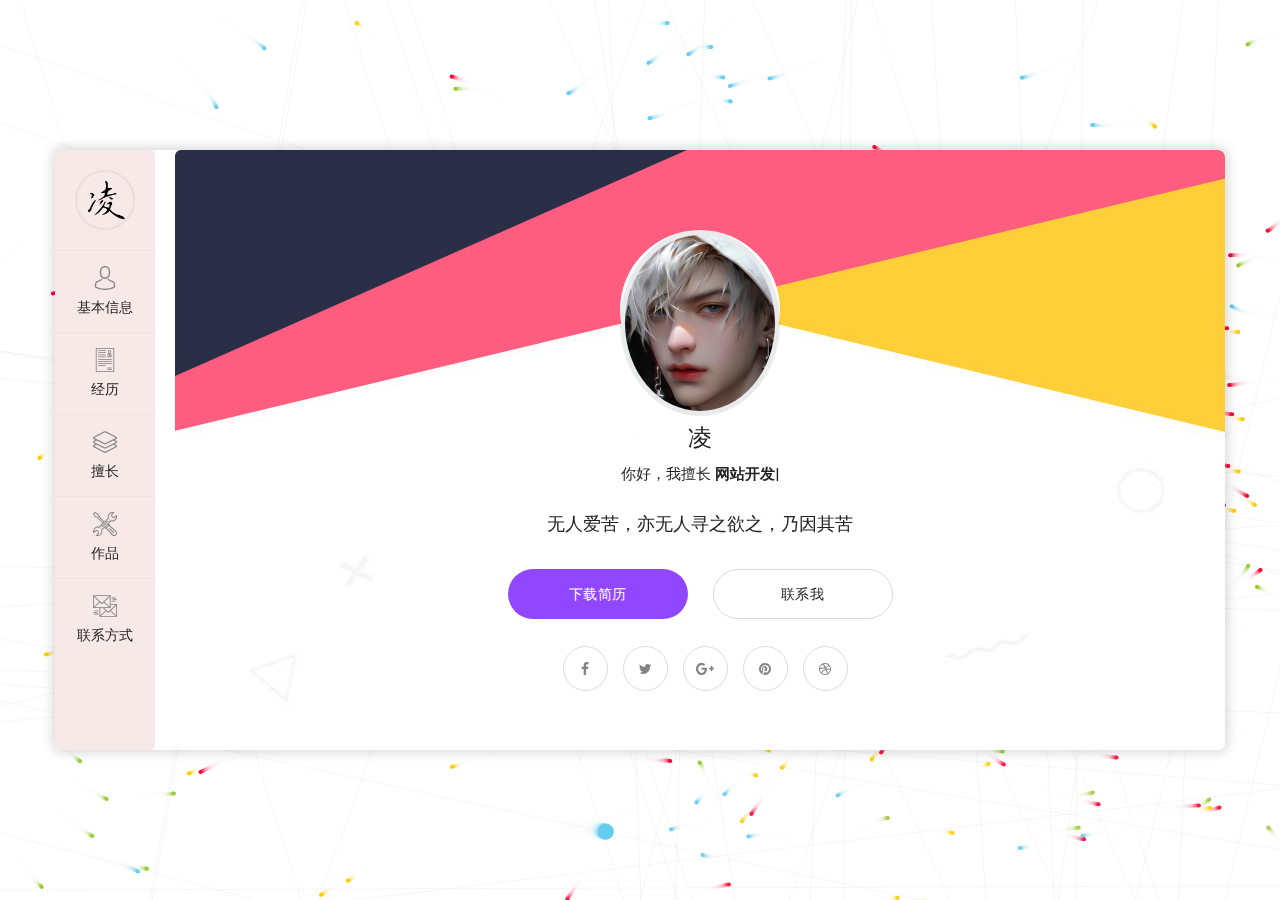
<file: index.html>
﻿<!DOCTYPE html>
<html lang="en">
<head>
<meta charset="utf-8">
<title>Juice Ling</title>
<!-- Stylesheets -->
<link href="css/bootstrap.css" rel="stylesheet">
<link href="css/style.css" rel="stylesheet">
<link href="css/responsive.css" rel="stylesheet">

<!--Favicon-->
<link rel="shortcut icon" href="images/icon.png" type="image/x-icon">
<link rel="icon" href="images/icon.png" type="image/x-icon">
<!-- Responsive -->
<meta http-equiv="X-UA-Compatible" content="IE=edge">
<meta name="viewport" content="width=device-width, initial-scale=1.0, maximum-scale=1.0, user-scalable=0">
<!--[if lt IE 9]><script src="js/html5shiv.js"></script><![endif]-->
<!--[if lt IE 9]><script src="js/respond.js"></script><![endif]-->
</head>

<body>

<div class="page-wrapper default-version">
 	
    <!-- Preloader -->
    <div class="preloader"></div>

    <div class="page-background">
        <div class="image-1"><img src="images/icons/shape/icon-1.png" alt=""></div>
        <div class="image-7"><img src="images/icons/shape/icon-7.png" alt=""></div>
        <canvas id="canvas"></canvas>
    </div>
    
    <!-- Mobile menu -->
    <div class="mobile-menu">
        <div class="container">
            <!--Nav Outer-->
            <div class="nav-outer clearfix">
                <div class="logo"><a href="index.html"><img src="images/logo.png" alt=""></a></div>
                <!-- Main Menu -->
                <nav class="main-menu">
                    <div class="navbar-header">
                        <!-- Toggle Button -->      
                        <button type="button" class="navbar-toggle" data-toggle="collapse" data-target=".navbar-collapse">
                            <span class="icon-bar"></span>
                            <span class="icon-bar"></span>
                            <span class="icon-bar"></span>
                        </button>
                    </div>
                    
                    <div class="navbar-collapse collapse scroll-nav clearfix">
                        <ul class="navigation clearfix">
                            
                            <li class="current"><a href="#home">Home</a></li>
                            <li><a href="#about">基本信息</a></li>
                            <li><a href="#resume">经历</a></li>
                            <li><a href="#services">擅长</a></li>
                            <li><a href="#work">作品</a></li>
                            <!-- <li><a href="#blog">博客</a></li> -->
                            <li><a href="#contact">联系方式</a></li>

                         </ul>
                    </div>
                </nav>
                <!-- Main Menu End-->                        
            </div>
            <!--Nav Outer End-->            
        </div>
    </div>
 	
    <div class="card-outer">
        <div class="scroll-box">
            <div class="container" data-animation-in="fadeInLeft" data-animation-out="fadeOutLeft">
                <div class="card-wrapper">
                    <div class="author-info" style="background-image:url(images/background/3.jpg)">
                        <div class="image"><img src="images/resource/user.png" alt=""></div>
                        <div class="author">
                            <h3>凌</h3>
                            <div class="designation">
                                你好，我擅长
                                <div class="typing-title">
                                    <p> <strong>网站开发</strong></p>
                                    <p> <strong>网页设计</strong></p>
                                    <p> <strong>图片处理</strong></p>
                                </div>
                                <span class="typed-title"></span>
                            </div>
                        </div>
                        <div class="link-btn">
                            <a href="jianglingzi.pdf" class="theme-btn btn-style-one">下载简历</a>
                        </div>
                        <ul class="social-icon-two">
                            <li><a href="#"><span class="fa fa-facebook"></span></a></li>
                            <li><a href="#"><span class="fa fa-twitter"></span></a></li>
                            <li><a href="#"><span class="fa fa-google-plus"></span></a></li>
                            <li><a href="#"><span class="fa fa-pinterest"></span></a></li>
                        </ul>
                    </div>
                    <div class="card-inner-box">
                        <header class="header wow fadeInLeft" data-wow-duration="1.5s">
                            <ul class="main-menu">
                                <li class="active home"><a class="logo" href="#home"><img src="images/logo.png" alt=""></a></li>
                                <li><a href="#about"><i class="flaticon-social"></i>基本信息</a></li>
                                <li><a href="#resume"><i class="flaticon-curriculum"></i>经历</a></li>
                                <li><a href="#services"><i class="flaticon-layers-1"></i>擅长</a></li>
                                <li><a href="#work"><i class="flaticon-tools"></i>作品</a></li>
                                <!-- <li><a href="#blog"><i class="flaticon-blog"></i>博客</a></li> -->
                                <li><a href="#contact"><i class="flaticon-send-mail"></i>联系方式</a></li>
                            </ul>
                        </header>

                        <!-- card item -->
                        <div class="card-home card-item active" id="home" style="background-image:url(images/background/1.jpg)">

                            <div class="card-inner wow fadeInUp" data-wow-duration="2s">
                                <div class="image"><img src="images/resource/user.png" alt=""></div>
                                <div class="author">
                                    <h3>凌</h3>
                                    <div class="designation">
                                        你好，我擅长
                                        <div class="typing-title">
                                            <p> <strong>网站开发</strong></p>
                                            <p> <strong>网页设计</strong></p>
                                            <p> <strong>图片处理</strong></p>
                                        </div>
                                        <span class="typed-title"></span>
                                    </div>
                                </div>
                                <div class="text">无人爱苦，亦无人寻之欲之，乃因其苦</div>
                                <div class="link-btn">
                                    <a href="jianglingzi.pdf" class="theme-btn btn-style-one">下载简历</a>
                                    <a href="#" class="theme-btn btn-style-two">联系我</a>
                                </div>
                                <ul class="social-icon-two">
                                    <li><a href="#"><span class="fa fa-facebook"></span></a></li>
                                    <li><a href="#"><span class="fa fa-twitter"></span></a></li>
                                    <li><a href="#"><span class="fa fa-google-plus"></span></a></li>
                                    <li><a href="#"><span class="fa fa-pinterest"></span></a></li>
                                    <li><a href="#"><span class="fa fa-dribbble"></span></a></li>
                                </ul>
                            </div>
                            
                        </div>
                        <!-- end item -->

                        <!-- card item -->
                        <div class="card-about card-item" id="about" style="background-image:url(images/background/2.jpg)">
                            <div class="card-inner">
                                <h4 class="title">关于我</h4>
                                <div class="text">这是精英主义者会随之而来的痛苦，但此时他们恰好带着巨大的痛苦去工作。</div>
                                <div class="info-list">
                                    <div class="row">
                                        <div class="col-md-6">
                                            <ul class="list-style-one">
                                                <li><strong>姓名:</strong>  Juice Ling</li>
                                                <li><strong>电话:</strong>  12345678910</li>
                                                <li><strong>地址:</strong>  中国</li>
                                            </ul>
                                        </div>
                                        <div class="col-md-6">
                                            <ul class="list-style-one">
                                                <li><strong>邮箱:</strong>  laity251521@gmail.com</li>
                                                <li><strong>联系时间:</strong>  全天</li>
                                            </ul>
                                        </div>
                                    </div>
                                </div>                                    
                                <h4 class="title">技能</h4>
                                <div class="row">
                                    <!-- About Block -->
                                    <div class="skill-block col-md-3 col-sm-4 col-xs-6">
                                        <div class="inner-box">
                                            <div class="graph-outer">
                                                <input type="text" class="dial" data-fgColor="#9147ff" data-bgColor="#f5f5f5" data-width="90" data-height="90" data-linecap="normal"  value="50">
                                                <div class="inner-text count-box"><span class="count-text" data-stop="50" data-speed="2000"></span>%</div>
                                            </div>
                                            <h3>设计</h3>
                                        </div>
                                    </div>

                                    <!-- About Block -->
                                    <div class="skill-block col-md-3 col-sm-4 col-xs-6">
                                        <div class="inner-box">
                                            <div class="graph-outer">
                                                <input type="text" class="dial" data-fgColor="#ff5e7e" data-bgColor="#f5f5f5" data-width="90" data-height="90" data-linecap="normal"  value="65">
                                                <div class="inner-text count-box"><span class="count-text" data-stop="65" data-speed="2000"></span>%</div>
                                            </div>
                                            <h3>HTML</h3>
                                        </div>
                                    </div>

                                    <!-- About Block -->
                                    <div class="skill-block col-md-3 col-sm-4 col-xs-6">
                                        <div class="inner-box">
                                            <div class="graph-outer">
                                                <input type="text" class="dial" data-fgColor="#ffc713" data-bgColor="#f5f5f5" data-width="90" data-height="90" data-linecap="normal"  value="60">
                                                <div class="inner-text count-box"><span class="count-text" data-stop="60" data-speed="2000"></span>%</div>
                                            </div>
                                            <h3>JAVA </h3>
                                        </div>
                                    </div>

                                    <!-- About Block -->
                                    <div class="skill-block col-md-3 col-sm-4 col-xs-6">
                                        <div class="inner-box">
                                            <div class="graph-outer">
                                                <input type="text" class="dial" data-fgColor="#51dbc3" data-bgColor="#f5f5f5" data-width="90" data-height="90" data-linecap="normal"  value="60">
                                                <div class="inner-text count-box"><span class="count-text" data-stop="60" data-speed="2000"></span>%</div>
                                            </div>
                                            <h3>PYTHON </h3>
                                        </div>
                                    </div>
                                </div>
                                        
                            </div>
                        </div>
                        <!-- end item -->

                        <!-- card item -->
                        <div class="card-resume card-item" id="resume" style="background-image:url(images/background/2.jpg)">
                            <div class="card-inner">
                                <h4 class="title">简介</h4>
                                <div class="row clearfix">
                                    <!--Column-->
                                    <div class="timeline-column col-md-6 col-sm-12 col-xs-12">
                                        <div class="inner">
                                            <div class="col-header"><div class="icon-box"><div class="icon-inner"><div class="icon"><span class="flaticon-book"></span></div></div></div> <h2>学习经历</h2></h2></div>
                                            
                                            <!--Timeline Block-->
                                            <div class="timeline-block">
                                                <div class="inner-box">
                                                    <h4>Web Design</h4>
                                                    <div class="date"><span>2021-2024</span> / 广东工程职业技术学院</div>
                                                    <div class="text">Exceptur sint occaecat cupidatat non proident sunt culpa. </div>
                                                </div>
                                            </div>

                                            <!--Timeline Block-->
                                            <div class="timeline-block">
                                                <div class="inner-box">
                                                    <h4>Web Development</h4>
                                                    <div class="date"><span>1998-2000</span> / University of stuties</div>
                                                    <div class="text">Exceptur sint occaecat cupidatat non proident sunt culpa. </div>
                                                </div>
                                            </div>

                                            <!--Timeline Block-->
                                            <div class="timeline-block">
                                                <div class="inner-box">
                                                    <h4>Specialization Course</h4>
                                                    <div class="date"><span>1998-2000</span> / University of stuties</div>
                                                    <div class="text">Exceptur sint occaecat cupidatat non proident sunt culpa. </div>
                                                </div>
                                            </div>
                                            
                                        </div>
                                    </div>
                                    
                                    <!--Column-->
                                    <div class="timeline-column col-md-6 col-sm-12 col-xs-12">
                                        <div class="inner">
                                            <div class="col-header"><div class="icon-box"><div class="icon-inner"><div class="icon"><span class="flaticon-case"></span></div></div></div> <h2>工作经验</h2></div>
                                            
                                            <!--Timeline Block-->
                                            <div class="timeline-block">
                                                <div class="inner-box">
                                                    <h4>Lead UI/UX Designer</h4>
                                                    <div class="date"><span>2015-Present</span>  / Google inc.</div>
                                                    <div class="text">Exceptur sint occaecat cupidatat non proident sunt culpa. </div>
                                                </div>
                                            </div>

                                            <div class="timeline-block">
                                                <div class="inner-box">
                                                    <h4>Senior UI/UX Designer</h4>
                                                    <div class="date"><span>2012-2014 </span> / Facebook inc.</div>
                                                    <div class="text">Exceptur sint occaecat cupidatat non proident sunt culpa. </div>
                                                </div>
                                            </div>

                                            <div class="timeline-block">
                                                <div class="inner-box">
                                                    <h4>Junior UI/UX Designer</h4>
                                                    <div class="date"><span>2006-2011 </span>  / airbnb inc.</div>
                                                    <div class="text">Exceptur sint occaecat cupidatat non proident sunt culpa. </div>
                                                </div>
                                            </div>

                                        </div>
                                    </div>
                                    
                                </div>
                            </div>
                        </div>
                        <!-- end item -->
                        <!-- card item -->
                        <div class="card-services card-item" id="services" style="background-image:url(images/background/2.jpg)">
                            <div class="card-inner">
                                <h4 class="title">技能</h4>
                                <div class="row">
                                    <div class="services-block col-md-6">
                                        <div class="inner-box">
                                            <div class="icon-box"><span class="icon flaticon-pen-tool"></span></div>
                                            <h4>JAVA开发</h4>
                                            <!-- <div class="text">Lorem ipsum dolor amet constur adipisicing elit </div> -->
                                        </div> 
                                    </div>
                                    <div class="services-block col-md-6">
                                        <div class="inner-box">
                                            <div class="icon-box"><span class="icon flaticon-folder"></span></div>
                                            <h4>Web开发</h4>
                                            <!-- <div class="text">Lorem ipsum dolor amet constur adipisicing elit </div> -->
                                        </div> 
                                    </div>
                                    <div class="services-block col-md-6">
                                        <div class="inner-box">
                                            <div class="icon-box"><span class="icon flaticon-computer"></span></div>
                                            <h4>Branding</h4>
                                            <!-- <div class="text">Lorem ipsum dolor amet constur adipisicing elit </div> -->
                                        </div> 
                                    </div>
                                    <!-- <div class="services-block col-md-6">
                                        <div class="inner-box">
                                            <div class="icon-box"><span class="icon flaticon-layers-1"></span></div>
                                            <h4><a href="blog-single.html">Logo Design</a></h4>
                                            <div class="text">Lorem ipsum dolor amet constur adipisicing elit </div>
                                        </div> 
                                    </div> -->
                                    <!-- <div class="services-block col-md-6">
                                        <div class="inner-box">
                                            <div class="icon-box"><span class="icon flaticon-web-design"></span></div>
                                            <h4><a href="blog-single.html">Apps Design</a></h4>
                                            <div class="text">Lorem ipsum dolor amet constur adipisicing elit </div>
                                        </div> 
                                    </div> -->
                                    <div class="services-block col-md-6">
                                        <div class="inner-box">
                                            <div class="icon-box"><span class="icon flaticon-photo-camera"></span></div>
                                            <h4>Photography</h4>
                                            <!-- <div class="text">Lorem ipsum dolor amet constur adipisicing elit </div> -->
                                        </div> 
                                    </div>
                                </div>
                            </div>
                        </div>
                        <!-- end item -->
                        <!-- card item -->
                        <div class="card-projects card-item" id="work" style="background-image:url(images/background/2.jpg)">
                            <div class="card-inner">
                                <h4 class="title">作品</h4>
                                <div class="row">
                                    <div class="projects-block col-md-6">
                                        <div class="inner-box">
                                            <figure class="image">
                                                <img src="images/gallery/1.jpg" alt="image">
                                                <div class="overlay">
                                                    <a class="lightbox-image option-btn" title="Image Caption Here" data-fancybox-group="example-gallery" href="images/gallery/1.jpg">
                                                        <i class="fa fa-search"></i>
                                                    </a>                                
                                                </div>
                                            </figure>
                                            <div class="caption-title">
                                                <h3>作品名称</h3>
                                                <!-- <span>Branding, Print</span> -->
                                            </div>
                                        </div>
                                    </div>
                                    <div class="projects-block col-md-6">
                                        <div class="inner-box">
                                            <figure class="image">
                                                <img src="images/gallery/2.jpg" alt="image">
                                                <div class="overlay">
                                                    <a class="lightbox-image option-btn" title="Image Caption Here" data-fancybox-group="example-gallery" href="images/gallery/2.jpg">
                                                        <i class="fa fa-search"></i>
                                                    </a>                                
                                                </div>
                                            </figure>
                                            <div class="caption-title">
                                                <h3>作品名称</h3>
                                                <!-- <span>Branding, Print</span> -->
                                            </div>
                                        </div>
                                    </div>
                                    <div class="projects-block col-md-6">
                                        <div class="inner-box">
                                            <figure class="image">
                                                <img src="images/gallery/3.jpg" alt="image">
                                                <div class="overlay">
                                                    <a class="lightbox-image option-btn" title="Image Caption Here" data-fancybox-group="example-gallery" href="images/gallery/3.jpg">
                                                        <i class="fa fa-search"></i>
                                                    </a>                                
                                                </div>
                                            </figure>
                                            <div class="caption-title">
                                                <h3>作品名称</h3>
                                                <!-- <span>Branding, Print</span> -->
                                            </div>
                                        </div>
                                    </div>
                                    <div class="projects-block col-md-6">
                                        <div class="inner-box">
                                            <figure class="image">
                                                <img src="images/gallery/4.jpg" alt="image">
                                                <div class="overlay">
                                                    <a class="lightbox-image option-btn" title="Image Caption Here" data-fancybox-group="example-gallery" href="images/gallery/4.jpg">
                                                        <i class="fa fa-search"></i>
                                                    </a>                                
                                                </div>
                                            </figure>
                                            <div class="caption-title">
                                                <h3>作品名称</h3>
                                                <!-- <span>Branding, Print</span> -->
                                            </div>
                                        </div>
                                    </div>
                                    <div class="projects-block col-sm-6">
                                        <div class="inner-box">
                                            <figure class="image">
                                                <img src="images/gallery/5.jpg" alt="image">
                                                <div class="overlay">
                                                    <a class="lightbox-image option-btn" title="Image Caption Here" data-fancybox-group="example-gallery" href="images/gallery/5.jpg">
                                                        <i class="fa fa-search"></i>
                                                    </a>                                
                                                </div>
                                            </figure>
                                            <div class="caption-title">
                                                <h3>作品名称</h3>
                                                <!-- <span>Branding, Print</span> -->
                                            </div>
                                        </div>
                                    </div>
                                    <div class="projects-block col-sm-6">
                                        <div class="inner-box">
                                            <figure class="image">
                                                <img src="images/gallery/6.jpg" alt="image">
                                                <div class="overlay">
                                                    <a class="lightbox-image option-btn" title="Image Caption Here" data-fancybox-group="example-gallery" href="images/gallery/6.jpg">
                                                        <i class="fa fa-search"></i>
                                                    </a>                                
                                                </div>
                                            </figure>
                                            <div class="caption-title">
                                                <h3>作品名称</h3>
                                                <!-- <span>Branding, Print</span> -->
                                            </div>
                                        </div>
                                    </div>
                                </div>
                            </div>
                        </div>
                        <!-- end item -->
                        <!-- card item -->
                        <!-- <div class="card-blog card-item" id="blog" style="background-image:url(images/background/2.jpg)">
                            <div class="card-inner">
                                <h4 class="title">Blog</h4>
                                <div class="news-block">
                                    <div class="inner-box">
                                        <div class="image">
                                            <img src="images/resource/blog-1.jpg" alt="">
                                            <div class="overlay">
                                                <a class="link-btn" href="blog-single.html">
                                                    <i class="fa fa-link"></i>
                                                </a>                                
                                            </div>
                                        </div>
                                        <div class="date"><strong>02</strong> <br>Sep</div>
                                        <div class="lower-content">
                                            <h4><a href="blog-single.html">Let’s Talk About Design</a></h4>
                                            <div class="post-meta">by admin  /  <span>Design</span></div>
                                        </div>
                                    </div>
                                </div>
                                <div class="news-block">
                                    <div class="inner-box">
                                        <div class="image">
                                            <img src="images/resource/blog-2.jpg" alt="">
                                            <div class="overlay">
                                                <a class="link-btn" href="blog-single.html">
                                                    <i class="fa fa-link"></i>
                                                </a>                                
                                            </div>
                                        </div>
                                        <div class="date"><strong>04</strong> <br>Sep</div>
                                        <div class="lower-content">
                                            <h4><a href="blog-single.html">Let’s Talk About Design</a></h4>
                                            <div class="post-meta">by admin  /  <span>Design</span></div>
                                        </div>
                                    </div>
                                </div>
                                <div class="news-block">
                                    <div class="inner-box">
                                        <div class="image">
                                            <img src="images/resource/blog-3.jpg" alt="">
                                            <div class="overlay">
                                                <a class="link-btn" href="blog-single.html">
                                                    <i class="fa fa-link"></i>
                                                </a>                                
                                            </div>
                                        </div>
                                        <div class="date"><strong>06</strong> <br>Sep</div>
                                        <div class="lower-content">
                                            <h4><a href="blog-single.html">Let’s Talk About Design</a></h4>
                                            <div class="post-meta">by admin  /  <span>Design</span></div>
                                        </div>
                                    </div>
                                </div>
                            </div>
                        </div> -->
                        <!-- end item -->
                        <!-- card item -->
                        <div class="card-contact card-item" id="contact" style="background-image:url(images/background/2.jpg)">
                            <div class="card-inner">
                                <h3 class="title">联系</h3>
                                <!-- <h4>Keep In Touch</h4> -->
                                <div class="row clearfix">
                                    <div class="col-md-6">
                                        <ul class="list-style-two">
                                            <li><span class="icon flaticon-signs"></span>中国广东省xx市xx区xxxxx街道</li>
                                            <li><span class="icon flaticon-smartphone"></span>12345678910</li>
                                            <li><span class="icon flaticon-note-1"></span>laity251521@gmail.com</li>
                                        </ul>
                                    </div>


                                    <!-- <div class="col-md-6">
                                        <div class="map-section">
                                            <div class="home-google-map">
                                                <div 
                                                    class="google-map" 
                                                    id="contact-google-map" 
                                                    data-map-lat="40.700843" 
                                                    data-map-lng="-74.004012" 
                                                    data-icon-path="images/icons/map-marker.png"
                                                    data-map-title="Chester"
                                                    data-map-zoom="11" >
                                                </div>
                                            </div>
                                        </div>
                                    </div> -->
                                </div>
                                <!-- <h4>How Can I Help?</h4> -->
                                <!-- Contact Form -->
                                <!-- <div class="contact-form"> -->
                                    <!--Comment Form-->
                                    <!-- <form method="post" action="sendemail.php" id="contact-form">
                                        <div class="row clearfix">
                                            
                                            <div class="col-md-6 form-group">
                                                <input type="text" name="username" placeholder="Name" required>
                                            </div>
                                            
                                            <div class="col-md-6 form-group">
                                                <input type="email" name="email" placeholder="Email" required>
                                            </div>
                                            
                                            <div class="col-md-6 form-group">
                                                <input type="text" name="subject" placeholder="Subject" required>
                                            </div>

                                            <div class="col-md-6 form-group">
                                                <input type="text" name="phone" placeholder="Phone" required>
                                            </div>

                                            <div class="col-lg-12 col-md-12 form-group">
                                                <textarea name="message" placeholder="Message"></textarea>
                                            </div>
                                            
                                            <div class="col-lg-12 col-md-12 form-group">
                                                <button class="theme-btn btn-style-two" type="submit" name="submit-form">Submit Now </button>
                                            </div>
                                            
                                        </div>
                                    </form>
                                        
                                </div> -->
                                <!--End Contact Form -->
                                        
                            </div>
                        </div>
                        <!-- end item -->

                    </div>
                </div>
                    
            </div>
        </div>
            
    </div>

</div>
<!--End pagewrapper-->


<script src="js/jquery.js"></script> 

<script src="js/bootstrap.min.js"></script>
<script src="js/jquery.mCustomScrollbar.concat.min.js"></script>
<script src="js/owl.js"></script>
<script src="js/wow.js"></script>
<script src="js/appear.js"></script>
<script src="js/jquery.fancybox.js"></script>
<script src="js/element-in-view.js"></script>
<script src="js/knob.js"></script>
<script src="js/validate.js"></script>
<script src="js/mousemoveparallax.js"></script>
<script src="js/pagenav.js"></script>
<script src="js/jquery-type.js"></script>
<script src="js/jquery.nicescroll.min.js"></script>
<script src="js/particle-alone.js"></script>
<script src="js/script.js"></script>

<!--Google Map APi Key-->
<script src="http://ditu.google.cn/maps/api/js?key=AIzaSyATY4Rxc8jNvDpsK8ZetC7JyN4PFVYGCGM"></script>
<script src="js/gmaps.js"></script>
<script src="js/map-script.js"></script>
<!--End Google Map APi-->

</body>
</html>
</file>
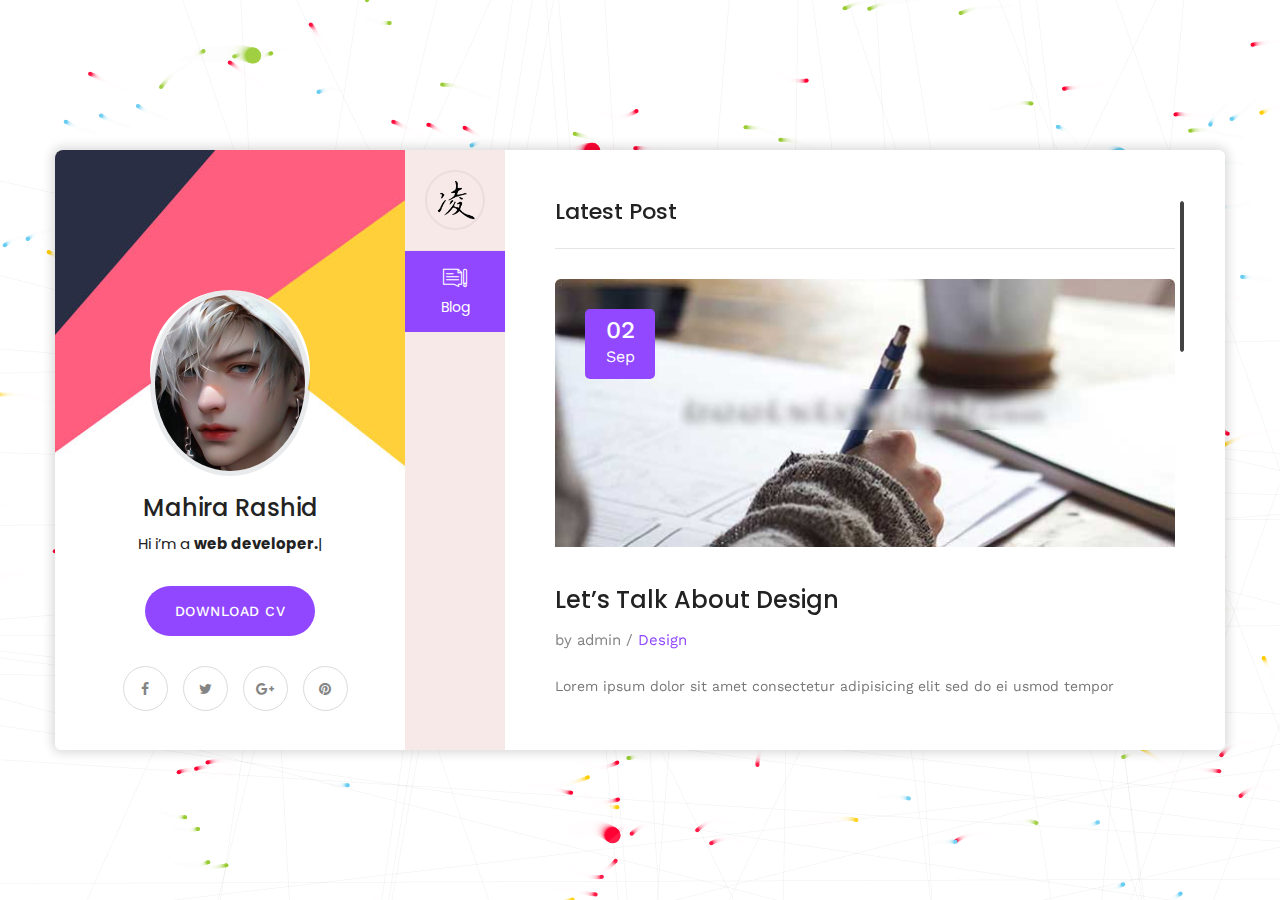
<file: blog-single.html>
﻿<!DOCTYPE html>
<html lang="en">
<head>
<meta charset="utf-8">
<title>凌的博客</title>
<!-- Stylesheets -->
<link href="css/bootstrap.css" rel="stylesheet">
<link href="css/style.css" rel="stylesheet">
<link href="css/responsive.css" rel="stylesheet">

<!--Favicon-->
<link rel="shortcut icon" href="images/icon.png" type="image/x-icon">
<link rel="icon" href="images/icon.png" type="image/x-icon">
<!-- Responsive -->
<meta http-equiv="X-UA-Compatible" content="IE=edge">
<meta name="viewport" content="width=device-width, initial-scale=1.0, maximum-scale=1.0, user-scalable=0">
<!--[if lt IE 9]><script src="js/html5shiv.js"></script><![endif]-->
<!--[if lt IE 9]><script src="js/respond.js"></script><![endif]-->
</head>

<body>

<div class="page-wrapper default-version">
 	
    <!-- Preloader -->
    <div class="preloader"></div>

    <div class="page-background">
        <div class="image-1"><img src="images/icons/shape/icon-1.png" class="now-in-view" alt=""></div>
        <div class="image-7"><img src="images/icons/shape/icon-7.png" class="now-in-view" alt=""></div>
        <canvas id="canvas"></canvas>
    </div>

    <!-- Mobile menu -->
    <div class="mobile-menu">
        <div class="container">
            <!--Nav Outer-->
            <div class="nav-outer clearfix">
                <div class="logo"><a href="index.html"><img src="images/logo.png" alt=""></a></div>
                <!-- Main Menu -->
                <nav class="main-menu">
                    <div class="navbar-header">
                        <!-- Toggle Button -->      
                        <button type="button" class="navbar-toggle" data-toggle="collapse" data-target=".navbar-collapse">
                            <span class="icon-bar"></span>
                            <span class="icon-bar"></span>
                            <span class="icon-bar"></span>
                        </button>
                    </div>
                    
                    <div class="navbar-collapse collapse scroll-nav clearfix">
                        <ul class="navigation clearfix">
                            
                            <li class="current"><a href="#home">Home</a></li>
                            <li><a href="#about">About</a></li>
                            <li><a href="#resume">Resume</a></li>
                            <li><a href="#services">Services</a></li>
                            <li><a href="#work">Works</a></li>
                            <li><a href="#blog">Blog</a></li>
                            <li><a href="#contact">Contact</a></li>

                         </ul>
                    </div>
                </nav>
                <!-- Main Menu End-->                        
            </div>
            <!--Nav Outer End-->            
        </div>
    </div>
 	
    <div class="card-outer">
        <div class="scroll-box">
            <div class="container" data-animation-in="fadeInLeft" data-animation-out="fadeOutLeft">
                <div class="card-wrapper">
                    <div class="author-info" style="background-image:url(images/background/3.jpg)">
                        <div class="image"><img src="images/resource/user.png" alt=""></div>
                        <div class="author">
                            <h3>Mahira Rashid</h3>
                            <div class="designation">
                                Hi i’m
                                <div class="typing-title">
                                    <p>a <strong>web developer.</strong></p>
                                    <p>a <strong>web Designer.</strong></p>
                                    <p>a <strong>photographer.</strong></p>
                                </div>
                                <span class="typed-title"></span>
                            </div>
                        </div>
                        <div class="link-btn">
                            <a href="#" class="theme-btn btn-style-one">Download CV</a>
                        </div>
                        <ul class="social-icon-two">
                            <li><a href="#"><span class="fa fa-facebook"></span></a></li>
                            <li><a href="#"><span class="fa fa-twitter"></span></a></li>
                            <li><a href="#"><span class="fa fa-google-plus"></span></a></li>
                            <li><a href="#"><span class="fa fa-pinterest"></span></a></li>
                        </ul>
                    </div>
                    <div class="card-inner-box offsetleft">
                        <header class="header">
                            <ul class="main-menu">
                                <li class="home"><a class="logo" href="index.html"><img src="images/logo.png" alt=""></a></li>
                                <li class="active"><a href="#blog"><i class="flaticon-blog"></i>Blog</a></li>
                            </ul>
                        </header>

                        <!-- card item -->
                        <div class="card-blog single-post card-item active" id="blog" style="background-image:url(images/background/2.jpg)">
                            <div class="card-inner">
                                <h4 class="title">Latest Post</h4>
                                <div class="news-block">
                                    <div class="inner-box">
                                        <div class="image">
                                            <img src="images/resource/blog-1.jpg" alt="">
                                        </div>
                                        <div class="date"><strong>02</strong> <br>Sep</div>
                                        <div class="lower-content">
                                            <h4>Let’s Talk About Design</h4>
                                            <div class="post-meta">by admin  /  <span>Design</span></div>
                                            <div class="text">
                                                <p>Lorem ipsum dolor sit amet consectetur adipisicing elit sed do ei usmod tempor inididunt.enim minim ve niam quis nostrud exer citation ullamco laboris nisi ut aliquip ex commodo conse inquat duis aute irure dolor.cepteur sint occaecat cupidatat non proident sunt culpa qui officia deserunt.</p>
                                                <p>Enim ipsam voluptatem quia voluptas sit aspernatur aut odit aut fugit sed quia consequuntur. magni dolores eos ratione voluptatem sequinesc. neque porro quisquam est qui dolorem ipsum quia dolor sit amet consectetur.</p>
                                            </div>
                                        </div>
                                    </div>
                                </div>
                                <!-- share box -->
                                <ul class="share-box">
                                    <li><strong>Tags:</strong></li>
                                    <li><a href="#">Idea,</a></li>
                                    <li><a href="#">Service,</a></li>
                                    <li><a href="#">Growth</a></li>
                                </ul>
                                <!-- Comments Area -->
                                <div class="comments-area">
                                    <div class="group-title"><h2>02 Comments</h2></div>
                                    
                                    <!--Comment Box-->
                                    <div class="comment-box">
                                        <div class="comment">
                                            <div class="author-thumb"><img src="images/resource/author-2.jpg" alt=""></div>
                                            <div class="comment-inner">
                                                <div class="comment-info clearfix"><strong>Neil Roberts</strong><div class="comment-time">26 Nov,2018 At 8:30am</div></div>
                                                <div class="text">Bring to the table win-win survival strategies to ensure proactive domination. At the end of the day, going forward</div>
                                                <a class="comment-reply" href="#"><span class="icon fa fa-mail-reply"></span> Reply</a>
                                            </div>
                                        </div>
                                    </div>
                                    
                                    <!--Comment Box-->
                                    <div class="comment-box">
                                        <div class="comment">
                                            <div class="author-thumb"><img src="images/resource/author-3.jpg" alt=""></div>
                                            <div class="comment-inner">
                                                <div class="comment-info clearfix"><strong>Edward Chapman</strong><div class="comment-time">26 Nov,2018 At 8:30am</div></div>
                                                <div class="text">Bring to the table win-win survival strategies to ensure proactive domination. At the end of the day, going forward</div>
                                                <a class="comment-reply" href="#"><span class="icon fa fa-mail-reply"></span> Reply</a>
                                            </div>
                                        </div>
                                    </div>
                                    
                                </div>
                                <!-- Contact Form -->
                                <div class="contact-form">
                                    <!--Comment Form-->
                                    <form method="post" action="sendemail.php" id="contact-form">
                                        <div class="row clearfix">
                                            
                                            <div class="col-md-6 form-group">
                                                <input type="text" name="username" placeholder="Name" required>
                                            </div>
                                            
                                            <div class="col-md-6 form-group">
                                                <input type="email" name="email" placeholder="Email" required>
                                            </div>

                                            <div class="col-lg-12 col-md-12 form-group">
                                                <textarea name="message" placeholder="Message"></textarea>
                                            </div>
                                            
                                            <div class="col-lg-12 col-md-12 form-group">
                                                <button class="theme-btn btn-style-two" type="submit" name="submit-form">Submit Now </button>
                                            </div>
                                            
                                        </div>
                                    </form>
                                        
                                </div>
                                <!--End Contact Form -->
                            </div>
                        </div>
                        <!-- end item -->

                    </div>
                </div>
                    
            </div>
        </div>
            
    </div>

</div>
<!--End pagewrapper-->


<script src="js/jquery.js"></script> 

<script src="js/bootstrap.min.js"></script>
<script src="js/jquery.mCustomScrollbar.concat.min.js"></script>
<script src="js/owl.js"></script>
<script src="js/wow.js"></script>
<script src="js/appear.js"></script>
<script src="js/jquery.fancybox.js"></script>
<script src="js/element-in-view.js"></script>
<script src="js/knob.js"></script>
<script src="js/validate.js"></script>
<script src="js/mousemoveparallax.js"></script>
<script src="js/pagenav.js"></script>
<script src="js/jquery-type.js"></script>
<script src="js/particle-alone.js"></script>
<script src="js/jquery.nicescroll.min.js"></script>
<script src="js/script.js"></script>

<!--Google Map APi Key-->
<script src="http://ditu.google.cn/maps/api/js?key=AIzaSyATY4Rxc8jNvDpsK8ZetC7JyN4PFVYGCGM"></script>
<script src="js/gmaps.js"></script>
<script src="js/map-script.js"></script>
<!--End Google Map APi-->

</body>
</html>
</file>
<file: css/responsive.css>
@media only screen and (max-width: 1900px){

	.page-wrapper{
		overflow:hidden;
	}
}


@media only screen and (min-width: 1200px){
	.container {
		padding: 0px;
	}
}

@media only screen and (max-width: 1200px){

}

@media only screen and (max-width: 1199px) and (min-width: 768px){
	.author-info {
		left: 15px;
	}
}

@media only screen and (max-width: 1199px){
	.main-menu .navbar-collapse {
	   max-height:300px;
	   float:none;
	   width:100%;
	   padding:10px 0px 0px;
	   border:none;
	   margin:0px 0px 15px;
	   -ms-border-radius:3px;
	   -moz-border-radius:3px;
	   -webkit-border-radius:3px;
	   -o-border-radius:3px;
	   border-radius:3px;
	   box-shadow:none;
	}

	.main-menu .collapse.in,
	.main-menu .collapsing{
		padding:10px 0px 0px;
		border:none;
		margin:0px 0px 15px;
		-ms-border-radius:3px;
		-moz-border-radius:3px;
		-webkit-border-radius:3px;
		-o-border-radius:3px;
		border-radius:3px;
		box-shadow:none;	
		background: #333;
	}

	.main-menu .navbar-header{
		position:relative;
		float:none;
		display:block;
		width:100%;
		right:0px;
		padding: 10px 0;
		text-align: right;
	}
	
	.main-menu .navbar-header .navbar-toggle{
		display:inline-block;
		z-index:20;
		border:1px solid #9147ff;
		float:none;
		margin:0px 0px 0px 0px;
		border-radius:0px;
		background:#9147ff;
	}
	
	.main-menu .navbar-header .navbar-toggle .icon-bar{
		background:#ffffff;	
	}
	
	.main-menu .navbar-collapse > .navigation{
		margin:0px !important;
		width:100% !important;
		border-top:none;
		padding: 15px 0;
		background: #333;
	}
	
	.main-menu .navbar-collapse > .navigation > li{
		margin:0px !important;
		float:none !important;
		padding:0px !important;
		width:100%;
	}
	
	.main-menu .navigation > li > a,
	.main-menu .navigation > li > ul:before{
		border:none;	
	}
	
	.main-menu .navbar-collapse > .navigation > li > a{
		padding:10px 10px !important;
		border:none !important;
		font-size: 16px !important;
		font-weight: 500;
	}
	
	.main-menu .navigation li.dropdown > a:after,
	.main-menu .navigation > li.dropdown > a:before,
	.main-menu .navigation > li > ul > li > a::before,
	.main-menu .navigation > li > ul > li > ul > li > a::before{
		color:#ffffff !important;
		right:15px;
		font-size:16px;
		display:none !important;
	}
	
	.main-menu .navbar-collapse > .navigation > li > ul,
	.main-menu .navbar-collapse > .navigation > li > ul > li > ul{
		position:relative;
		border:none;
		float:none;
		visibility:visible;
		opacity:1;
		display:none;
		margin:0px;
		left:auto !important;
		right:auto !important;
		top:auto !important;
		padding:0px;
		outline:none;
		width:100%;
		background:#333333;
		-webkit-border-radius:0px;
		-ms-border-radius:0px;
		-o-border-radius:0px;
		-moz-border-radius:0px;
		border-radius:0px;
		transition:none !important;
		-webkit-transition:none !important;
		-ms-transition:none !important;
		-o-transition:none !important;
		-moz-transition:none !important;
	}
		
	.main-menu .navbar-collapse > .navigation > li > ul,
	.main-menu .navbar-collapse > .navigation > li > ul > li > ul{
		border-top:1px solid rgba(255,255,255,1) !important;	
	}
	
	.main-menu .navbar-collapse > .navigation > li,
	.main-menu .navbar-collapse > .navigation > li > ul > li,
	.main-menu .navbar-collapse > .navigation > li > ul > li > ul > li{
		border-bottom:none;
		opacity:1 !important;
		top:0px !important;
		left:0px !important;
		visibility:visible !important;
	}
	
	.main-menu .navbar-collapse > .navigation > li > ul > li:first-child,
	.main-menu .navbar-collapse > .navigation > li > ul > li > ul > li:first-child{
		border-top:none !important;	
	}
	
	.main-menu .navbar-collapse > .navigation > li:first-child{
		border:none;	
	}
	
	.main-menu .navbar-collapse > .navigation > li > a,
	.main-menu .navbar-collapse > .navigation > li > ul > li > a,
	.main-menu .navbar-collapse > .navigation > li > ul > li > ul > li > a{
		padding: 10px 25px !important;
		line-height:22px;
		color:#ffffff;
		background:#333333;
		text-align:left;
		display: block;
	}
	
	.main-menu .navbar-collapse > .navigation > li > a:hover,
	.main-menu .navbar-collapse > .navigation > li > a:active,
	.main-menu .navbar-collapse > .navigation > li > a:focus{
		background:#9147ff;
	}
	
	.main-menu .navbar-collapse > .navigation > li:hover > a,
	.main-menu .navbar-collapse > .navigation > li > ul > li:hover > a,
	.main-menu .navbar-collapse > .navigation > li > ul > li > ul > li:hover > a,
	.main-menu .navbar-collapse > .navigation > li.current > a,
	.main-menu .navbar-collapse > .navigation > li.current-menu-item > a{
		background:#333333;
		color:#9147ff !important;
	}
	
	.main-menu .navbar-collapse > .navigation li.dropdown .dropdown-btn,
	.header-style-two .nav-outer .btn-outer{
		display:block;
	}
	
	.main-menu .navbar-collapse > .navigation li.dropdown:after,
	.main-menu .navigation > li > ul:before,
	.main-slider .bordered-layer,
	.featured-block-two .inner-box .number,
	.testimonial-section .owl-nav,
	.main-slider .text br{
		display:none !important;	
	}
	
	.fixed-header .info-options,
	.testimonial-section .owl-carousel{
		padding:0px !important;
	}
	.navbar-collapse.collapse {
		display: none !important;
	}
	.navbar-collapse.collapse.in {
		display: block !important;
	}
	.navbar-collapse.collapse {
	    height: auto!important;
	    padding-bottom: 0;
	    overflow-y: scroll !important;
	    overflow-x: visible!important;
	}
	
	/**/
	.card-outer .card-wrapper {
	    background: transparent;
	}
	.default-version .card-outer .card-wrapper {
		box-shadow: none;
	}
	.parallax-container {
		display: none;
	}
	.card-outer {
		position: relative;
		display: block;
		padding-top: 15px;
	}
	.card-outer .card-inner-box.offsetleft {
		margin-left: 0px;
	}
	.author-info {
		position: relative;
		display: none;
	}
	.card-inner-box .card-item {
	    left:  0!important;
	    position: relative;
	    background-color: #fff;
	    padding-left: 0;
	    padding-right: 0;
	    max-width: 100%;
	}

	.header {
		display: none;
	    bottom:  inherit;
	    background: white;
	    top: 8px;
	}

	.header ul li a.logo {margin: 0;height:  inherit;width:  inherit;border-radius:  inherit;line-height: 61px;padding: 9.5px 0px;border:  0px;}

	.header ul li {
	    border-bottom: 0px;
	    display:  inline-block;
	    vertical-align:  middle;
	    margin-bottom: 5px;
	}

	.header ul li:before {
	    display: none;
	}

	.header ul li.active a.logo {
	    background-color: #f8e9e9;
	}
	.card-outer .card-inner-box {
		margin-top: 65px;
		background: transparent;
		
	}
	.card-outer .card-inner-box.offsetleft {
		transform: translate(0px);
	}
	.card-inner-box .card-item {
	    opacity: 1 !important;
	    visibility: visible !important;
	    z-index: 10;
	    animation-name: none;
	    border-top-left-radius: 6px !important;
	    border-bottom-left-radius: 6px !important;
	}
	.page-background #canvas {
		display: none;
	}
	.contact-form {
	    position: relative;
	}
	.mobile-menu {
		display: block;
	}
	.card-item .card-inner {
		overflow: visible !important;
	}

}

@media only screen and (max-width: 767px){

}

@media only screen and (max-width: 500px){
	.news-block .date {
		top: 0;
		left: 0;
	}
}
</file>
<file: css/style.css>
/* Mahira HTML Template*/

/************ TABLE OF CONTENTS ***************
1. Fonts
2. Reset
3. Global
4. Header
5. About
6. Resume
7. Services
8. Works
9. Blog
10. Contact
**********************************************/

/*** 

====================================================================
	Fonts
====================================================================

 ***/

@import url('https://fonts.googleapis.com/css?family=Poppins:400,500,600,700,800|Work+Sans:400,500,700');

/*font-family: 'Poppins', sans-serif;
font-family: 'Work Sans', sans-serif;*/

@import url('font-awesome.css');
@import url('flaticon.css');
@import url('animate.css');
@import url('owl.css');
@import url('jquery-ui.css');
@import url('jquery.fancybox.min.css');
@import url('jquery.mCustomScrollbar.min.css');
@import url('custom-animate.css');
@import url('multi-scroll.css');

/*** 

====================================================================
	Reset
====================================================================

 ***/

* {
	margin:0px;
	padding:0px;
	border:none;
	outline:none;
}

/*** 

====================================================================
	Global Settings
====================================================================

 ***/

body {
	font-size:15px;
	color:#777777;
	line-height:1.7em;
	font-weight:400;
	background:#ffffff;
	-webkit-font-smoothing: antialiased;
	-moz-font-smoothing: antialiased;
	font-family: 'Work Sans', sans-serif;
}

a{
	text-decoration:none;
	cursor:pointer;
	color:#fc6183;
}

a:hover,a:focus,a:visited{
	text-decoration:none;
	outline:none;
}

h1,h2,h3,h4,h5,h6 {
	position:relative;
	font-weight:normal;
	background:none;
	margin:0px;
	line-height:1.9em;
	font-family: 'Poppins', sans-serif;
}

textarea{
	overflow:hidden;
}

p{
	font-size: 14px;
	position:relative;
	line-height:1.8em;	
	margin-bottom: 0;
	color: #777777;
}

::-webkit-input-placeholder{color: inherit;}
::-moz-input-placeholder{color: inherit;}
::-ms-input-placeholder{color: inherit;}

.auto-container{
	position:static;
	max-width:1200px;
	padding:0px 15px;
	margin:0 auto;
}

.medium-container{
	max-width:850px;
}

.page-wrapper{
	position:relative;
	margin:0 auto;
	width:100%;
	min-width:300px;
	background-position: center;
	background-repeat: repeat;
}

.page-wrapper.bg-lines{
	background-image: url(../images/icons/line.png);
}


ul,li{
	list-style:none;
	padding:0px;
	margin:0px;	
}

.centered{
	text-align:center;	
}

.theme-btn{
	display:inline-block;
	letter-spacing: .5px;
	transition:all 0.3s ease;
	-moz-transition:all 0.3s ease;
	-webkit-transition:all 0.3s ease;
	-ms-transition:all 0.3s ease;
	-o-transition:all 0.3s ease;
}

/*Btn Style One*/
.btn-style-one{
	position:relative;
	font-size:14px;
	line-height:22px;
	text-align: center;
	padding:14px 30px;
	color:#ffffff;
	font-weight:500;
	text-transform: uppercase;
	letter-spacing:.5px;
	-webkit-border-radius: 40px;
	-moz-border-radius: 40px;
	-ms-border-radius: 40px;
	-o-border-radius: 40px;
	border-radius: 40px;
	background: #9147ff;
}

.btn-style-one:hover{
	color: #fff;
	background: #222;
}

/*Btn Style two*/
.btn-style-two{
	position:relative;
	font-size:14px;
	line-height:22px;
	text-align: center;
	padding: 13px 30px;
	color:#222;
	font-weight:500;
	text-transform: uppercase;
	letter-spacing:.5px;
	-webkit-border-radius: 40px;
	-moz-border-radius: 40px;
	-ms-border-radius: 40px;
	-o-border-radius: 40px;
	border-radius: 40px;
	background: transparent;
	border: 1px solid #d9d9d9;
}

.btn-style-two:hover{
	color: #ffffff;
	background: #9147ff;
	border-color: #9147ff;
}


/*Social Icon One*/

.social-icon-one{
	position:relative;
}

.social-icon-one li{
	position:relative;
	margin-left:10px;
	display:inline-block;
}

.social-icon-one li a{
	font-size:14px;
	color:#111111;
}

.social-icon-one li a:hover{
	color:#1d1d1d;
}

/*Social Icon two*/

.social-icon-two{
	position:relative;
}

.social-icon-two li{
	position:relative;
	margin-left:10px;
	display:inline-block;
}

.social-icon-two li a{
	font-size:14px;
	color: #848484;
	height:  45px;
	width:  45px;
	text-align:  center;
	line-height:  45px;
	border: 1px solid #dbdbdb;
	display:  inline-block;
	border-radius: 50%;
	transition: .5s ease;
}

.social-icon-two li a:hover{
	color:#fff;
	background-color: #9147ff;
}

.theme_color{
	color:#fc6183;	
}

.preloader{
	position:fixed;
	left:0px;
	top:0px;
	width:100%;
	height:100%;
	z-index:999999;
	background-color:#ffffff;
	background-position:center center;
	background-repeat:no-repeat;
	background-image:url(../images/icons/preloader.svg);
}

img{
	display:inline-block;
	max-width:100%;
	height:auto;	
}

/* page background */
.page-background {
	position: fixed;
    overflow: hidden;
    top: 0;
    left: 0;
    width: 100%;
    height: 100%;
	background-image: -moz-linear-gradient( 110deg, rgb(145,71,255) 0%, rgb(121,39,245) 100%);
    background-image: -webkit-linear-gradient( 110deg, rgb(145,71,255) 0%, rgb(121,39,245) 100%);
    background-image: -ms-linear-gradient( 110deg, rgb(145,71,255) 0%, rgb(121,39,245) 100%);
}

.page-background .image-1 {
	position: absolute;
	left: 0;
	top: 0;
}

.page-background .image-7 {
	position: absolute;
	right: 0;
	bottom: 0px;
}

/* parallax container */

.parallax-container {
    position: absolute;
    left: 0;
    top: 0;
    width: 100%;
    height: 100%;
}

.parallax-container .image-2 {
	position: absolute;
	left: 120px;
	top: 50%;
}

.parallax-container .image-3 {
	position: absolute;
	left: 50%;
	top: 90px;
}

.parallax-container .image-4 {
	position: absolute;
	right: 30%;
	top: 5px;
}

.parallax-container .image-5 {
	position: absolute;
	right: 150px;
	bottom: 50%;
}

.parallax-container .image-6 {
	position: absolute;
	left: 30%;
	bottom: 50px;
}


.card-outer {
    position: fixed;
    display: flex;
    flex-direction: row;
    flex-wrap: wrap;
    justify-content:  center;
    align-items:  center;
    height:  100%;
    width:  100%;
    top:  0;
    left:  0;
}

.card-outer .container {
	position: relative;
}


/*** 

====================================================================
	Header
====================================================================

 ***/

.header {
	position: absolute;
	left: 0;
	top: 0;
	bottom: 0;
	background-color: #f8e9e9;
	border-radius: 5px;
	transition: .5s ease;
	z-index: 99;
	overflow: hidden;
}

.card-outer .card-inner-box.offsetleft .header {
	border-radius: 0px;
}

.header ul {
	text-align: center;
}

.header ul li {
	position: relative;
	min-width: 100px;
	border-bottom: 1px solid #f0e2e2;
}

.header ul li:last-child {
	border-bottom: 0px;
}

.header ul li a.logo {
    border: 2px solid #ebdddd;
    border-radius: 50%;
    height: 60px;
    width: 60px;
    padding: 0 0;
    line-height: 54px;
    margin: 20px auto;
}

.header ul li.active a.logo {
	background-color: transparent;
}

.header ul li a {
	position: relative;
	color: #212121;
	padding: 15px 21px 12px;

	display:  block;
	font-size:  14px;
	font-family:  'Poppins', sans-serif;
	background: #f8e9e9;
	z-index: 99;
}

.header ul li:before {
	position: absolute;
	content: '';
	background-color: #9147ff;
	height: 50px;
	width: 50px;
	right: 10px;
	top: 15px;
	transform: rotate(45deg);
	transition:  .5s ease;
}

.header ul li.active:before {
	right: 0;
	z-index: 99;
}

.header ul li.home:before {
	display: none;
}

.header ul li a i {
	display:  block;
	color: #838383;
	font-size: 24px;
	margin-bottom: 3px;
}

.header ul li.active a {
    background: #9147ff;
    color: #fff;
}

.header ul li.active a i {
    color: #fff;
}

/* Mobile menu */

.mobile-menu {
    background: #fff;
    position: fixed;
    top: 0;
    left: 0;
    width: 100%;
    z-index: 9999;
    display: none;
    box-shadow: 0 0 40px rgba(0, 0, 0, 0.1);
}

.mobile-menu .nav-outer {
	position: relative;
}

.mobile-menu .logo {
    position: absolute;
    left: 0;
    top: 0;
    z-index: 99;
    border-right: 1px solid #ececec;
    padding: 13px 0;
    padding-right: 24px;
}

/*** 

====================================================================
	Card item
====================================================================

 ***/

.card-outer .card-wrapper {
	background-color: #fff;
	border-radius: 7px;
	overflow: hidden;
}

.card-outer .card-inner-box {
	position: relative;
	min-height: 600px;
	background-image: -moz-linear-gradient( 110deg, rgb(145,71,255) 0%, rgb(121,39,245) 100%);
	background-image: -webkit-linear-gradient( 110deg, rgb(145,71,255) 0%, rgb(121,39,245) 100%);
	background-image: -ms-linear-gradient( 110deg, rgb(145,71,255) 0%, rgb(121,39,245) 100%);
	transition: 1s ease;
}

.card-outer .card-inner-box.offsetleft {
	transition: .5s ease;
	transform: translate(350px);
}

.card-item {
    position: absolute;
    border-radius: 6px;
    border-top-left-radius: 0px;
    border-bottom-left-radius: 0px;
    top: 0;
    left: 100px;
    right: 0;
    bottom: 0;
    opacity: 0;
    visibility: hidden;
    z-index: 8;
    max-width: 720px;
}

.card-inner-box.active .card-item {
	border-top-left-radius: 0px;
	border-bottom-left-radius: 0px;
    background-repeat: no-repeat;
    background-position: right center;
}

.card-item .card-inner {
	height: 100%;
	transition: .5s ease;
}

.card-inner-box .card-home {
	text-align: center;
	left: 120px;
	background-position: center;
	background-repeat: no-repeat;
	background-size: cover;
	border-radius: 6px;
	max-width: 1050px;
	padding-top: 80px;
}

.card-item.active {
	opacity: 1;
	visibility: visible;
	z-index: 10;
	transition: visibility 1s linear, opacity 0.5s linear;
}

.card-item.hide-item {
	opacity: 0;
	visibility: hidden;
	z-index: 9;
}

.card-home .image {
	width: 160px;
	height: 160px;
	margin: 0 auto;
	margin-bottom: 25px;
	background: #fff;
	border-radius: 50%;
}

.card-home .image img {
	border: 5px solid rgba(31, 53, 67, 0.10);
	border-radius: 50%;
}

.card-home .author h3 {
	font-weight: 500;
	color: #222;
}

.card-home .author .designation {
	font-family: 'Poppins', sans-serif;
	font-size: 15px;
	margin-bottom: 25px;
	color: #222;
}

.card-home .text {
	font-size: 18px;
	max-width: 600px;
	margin: 0 auto;
	margin-bottom: 25px;
	color: #222;
}

.card-home .link-btn {
	margin-bottom: 20px;
}

.card-home .theme-btn {
	margin: 7px 10px;
	min-width: 180px;
}

/* author info */
.author-info {
	position: absolute;
	left: 0px;
	top: 0;
	bottom: 0;
	text-align: center;
	padding: 50px 15px;
	padding-top: 140px;
	min-width: 350px;
	border-bottom-left-radius: 6px;
	border-top-left-radius: 8px;
	background-repeat: no-repeat;
	background-position: center;
}

.author-info .image {
	width: 160px;
	height: 160px;
	border-radius: 50%;
	margin: 0 auto;
	margin-bottom: 35px;
	background: #fff;
}

.author-info .image img {
	border: 5px solid rgba(31, 53, 67, 0.10);
	border-radius: 50%;
}

.author-info .author h3 {
	font-weight: 500;
	color: #222;
}

.author-info .author .designation {
	font-family: 'Poppins', sans-serif;
	font-size: 15px;
	margin-bottom: 30px;
	color: #222;
}

.author-info .text {
	font-size: 18px;
	max-width: 600px;
	margin: 0 auto;
	margin-bottom: 30px;
	color: #222;
}

.author-info .link-btn {
	margin-bottom: 30px;
}

.author-info .theme-btn {
	margin: 0 10px;
}

/*** 

====================================================================
	About Us	
====================================================================

***/

.card-about {
	padding: 50px 50px;
}

.card-about .title {
	font-size: 22px;
	font-weight: 500;
	color: #222;
	margin-bottom: 20px;
}

.card-about .text {
	position: relative;
	margin-bottom: 20px;
}

.card-about .info-list {
	margin-bottom: 28px;
	padding-bottom: 20px;
	border-bottom: 1px solid #e5e5e5;
}

.card-about .list-style-one {
	position: relative;
}

.card-about .list-style-one li {
	position: relative;
	color: #848484;
	margin-bottom: 10px;
}

.card-about .list-style-one li strong {
	color: #222;
}

.skill-section .row{
	margin: 0 -60px;
}

.skill-section .skill-block{
	padding: 0 60px;
}

.skill-block{
	position: relative;
	margin-bottom: 30px;
	text-align:  left;
}

.skill-block .inner-box{
	position: relative;
	display:  inline-block;
}

.skill-block .graph-outer{
	position: relative;
	left: 0;
	top: 0;
	text-align: center;
	display: inline-block;
}

.skill-block .graph-outer .count-box{
    position: absolute;
    left: 0;
    top: 50%;
    width: 100%;
    font-size: 20px;
    color: #222222;
    font-weight: 300;
    line-height: 40px;
    margin-top: -20px;
}

.skill-block h3{
	position: relative;
	font-size: 15px;
	line-height: 1.2em;
	color: #222222;
	font-weight: 400;
	text-align:  center;
	font-family:  'Work Sans', sans-serif;
	margin-top: 5px;
}

.skill-block .sub-title{
	display: block;
	font-size: 12px;
	line-height: 18px;
	color: #00aeef;
	font-weight: 400;
	margin-top: 3px;
}

.skill-block .text{
	position: relative;	
	font-size: 18px;
	line-height: 28px;
	color: #555555;
	font-weight: 300;
	margin-top: 15px;
}


/*** 

====================================================================
	经历部分
====================================================================

***/

.card-resume{
	padding: 50px 50px;
}

.card-resume .title {
    font-size: 22px;
    font-weight: 500;
    color: #222;
    margin-bottom: 15px;
    padding-bottom: 10px;
    border-bottom: 1px solid #e5e5e5;
    margin-top: -9px;
}

.card-resume .timeline-column{
	position:relative;
	margin-bottom: 40px;
}

.card-resume .timeline-column .inner{
	position:relative;
	padding-left: 13px;
	padding-bottom:2px;
}

.card-resume .timeline-column .inner:before{
	content:'';
	position:absolute;
	left: 12px;
	top: 60px;
	border-left:1px solid #d0d0d0;
	bottom: 0;
}

.card-resume .timeline-column .col-header{
	position:relative;
	padding-left: 22px;
	margin-bottom: 5px;
}

.card-resume .timeline-column .col-header h2{
	position:relative;
	font-size: 18px;
	color: #222;
	font-weight: 500;
	text-transform:capitalize;
	line-height:42px;
}

.dark-layout .card-resume .timeline-column .col-header h2{
	color:#ffffff;
}

.card-resume .timeline-column .col-header .icon-box{
	position:absolute;
	left: -26px;
	top: -4px;
}

.card-resume .timeline-column .col-header .icon-box .icon-inner{
	position:relative;
	width:52px;
	height:52px;	
}

.dark-layout .card-resume .timeline-column .col-header .icon-box .icon{
	color:#1e1e1e;	
}


.card-resume .timeline-column .col-header .icon-box .icon{
	position:relative;
	display:block;
	width:52px;
	height:52px;
	text-align:center;
	color:#9147ff;
	font-size:24px;
	line-height:52px;
	z-index:1;
}

.card-resume .timeline-column .timeline-block{
	position:relative;
	margin-bottom: 28px;
}

.card-resume .timeline-column .timeline-block:last-child{
	margin-bottom:0px;	
}

.card-resume .timeline-column .timeline-block .inner-box{
	position:relative;
	padding-left:30px;
}

.card-resume .timeline-column .timeline-block .date{
	position:relative;
	display:inline-block;
	margin-bottom: 9px;
	line-height:24px;
	font-size:14px;
	color:#222;
	font-weight:400;
	font-family: 'Poppins', sans-serif;
}

.card-resume .timeline-column .timeline-block .date span {
	color: #9147ff;
}

.card-resume .timeline-column .timeline-block h4{
	position: relative;
	font-size:16px;
	color:#333333;
	font-weight: 500;
	margin-bottom: 5px;
}

.card-resume .timeline-column .timeline-block h4:before{
	content:'';
	position:absolute;
	left: -37px;
	top:4px;
	width: 13px;
	height: 13px;
	border: 2px solid #9147ff;
	border-radius:50%;
	background:  #fff;
}

.card-resume .timeline-column .timeline-block .text{
	font-size:14px;
}

/*** 

====================================================================
	擅长部分
====================================================================

***/

.card-services{
	/* padding: 50px 50px;             六个部分*/
	padding: 50px 50px;
}

.card-services .title {
    font-size: 22px;
    font-weight: 500;
    color: #222;
    margin-bottom: 15px;
    padding-bottom: 20px;
    border-bottom: 1px solid #e5e5e5;
    margin-top: -9px;
}

.services-block {
	position: relative;
}

.services-block .inner-box {
	position: relative;
	padding-left: 95px;
	margin-top: 40px;
	min-height: 150px;
}

.services-block .icon-box {
	position: absolute;
	left: 0;
	top: 0;
	color: #9147ff;
	height: 75px;
	width: 75px;
	text-align: center;
	line-height: 73px;
	border: 1px solid #e5e5e5;
	font-size: 34px;
	border-radius: 50%;
	transition: .5s ease;
}

.services-block .icon-box span {
	position: relative;
}

.services-block:hover .icon-box {
	border-color: #9147ff;
	color: #fff;
}

.services-block .icon-box:before {
	position: absolute;
	content: '';
	background-color: #9147ff;
	left: 0;
	top: 0;
	bottom: 0;
	right: 0;
	border-radius: 50%;
	transform: scale(0);
	transition: .5s ease;
}

.services-block:hover .icon-box:before {
	transform: scale(1);
}

.services-block h4 {
	bottom: 50%;
	left: 50%;
	transform: translate(-50%, 50%);
	position: relative;
	color: #000;
	font-size: 20px;
	margin-bottom: 10px;
}

.services-block h4 a {
	color: #222;
}

.services-block .text {
	margin-bottom: 10px;
}


/*** 

====================================================================
	作品部分
====================================================================

***/

.card-projects {
	padding: 50px 50px;
}

.card-projects .title {
    font-size: 22px;
    font-weight: 500;
    color: #222;
    margin-bottom: 30px;
    padding-bottom: 15px;
    border-bottom: 1px solid #e5e5e5;
    margin-top: -9px;
}

.projects-block {
    position: relative;
    margin-bottom: 30px;
}

.projects-block .inner-box {
    position: relative;
}

.projects-block .image img {
    width: 100%;
    transition: .5s ease;
}

.projects-block:hover .image img {
	transform: scale(1.15);
}

.projects-block .image::before {
    background: rgba(145, 71, 255, 0.90);
    bottom: 0px;
    content: "";
    left: 0px;
    opacity: 0;
    position: absolute;
    right: 0px;
    top: 0px;
    z-index: 9;
    transition: all 0.4s ease-in-out 0s;
}

.projects-block:hover .image::before {
    opacity: 1;
}

.projects-block .image {
    position: relative;
    border-radius:  5px;
    overflow:  hidden;
}

.projects-block .overlay a {
    background: rgba(255, 255, 255, 1) none repeat scroll 0 0;
    border-radius: 50%;
    color: #9147ff;
    font-size: 20px;
    height: 60px;
    line-height: 60px;
    opacity: 0;
    position: absolute;
    text-align: center;
    transform: translateX(-50%) translateY(-50%) scale(0.6);
    transition: all 0.4s ease 0s;
    width: 60px;
}

.projects-block .overlay a:hover {
    background: rgba(255, 255, 255, .8) none repeat scroll 0 0;
    color: #000;
}

.projects-block:hover .overlay a {
    opacity: 1;
    transform: translateX(-50%) translateY(-50%) scale(1);
}

.projects-block .overlay {
    left: 0;
    opacity: 0;
    position: absolute;
    right: 0;
    text-align: center;
    top: 50%;
    transform: translateY(-50%);
    transition: all 0.5s ease 0s;
    z-index: 10;
}

.projects-block:hover .overlay {
    opacity: 1;
}

.projects-block .caption-title {
    bottom: 20%;
    left: 50%;
	transform: translate(-50%, 50%);
    opacity: 0;
    position: absolute;
    transition: all 0.3s ease-in-out 0s;
    z-index: 12;
}

.projects-block:hover .caption-title {
    opacity: 1;
}

.projects-block .caption-title h3 {
    color: #fff;
    font-size: 20px;
    font-weight: 500;
    text-transform: capitalize;
    transform: translateY(15px);
    transition: all 0.4s ease-in-out 0s;
}

.projects-block .caption-title h3 a {
    color: #fff;
}

.projects-block:hover .caption-title h3,
.projects-block:hover .caption-title span {
    transform: translateX(0px);
}

.projects-block .caption-title span {
    color: #fff;
    display: inline-block;
    font-size: 15px;
    line-height: 16px;
    transform: translateY(15px);
    transition: all 0.4s ease-in-out 0s;
    text-transform: capitalize;
}

.projects-block .caption-title-two {
    padding-top: 15px;
    padding-left:  20px;
    padding-bottom:  20px;
    box-shadow: 0 0 20px 1px #0000001f;
}

.projects-block .caption-title-two h3 a {
    color: #222;
    font-size: 20px;
    font-weight: 500;
    text-transform: capitalize;
}

.projects-block .caption-title-two span {
    font-size: 15px;
    line-height: 16px;
    font-weight: 500;
    text-transform: capitalize;
}

/*** 

====================================================================
	博客部分
====================================================================

***/

.card-blog {
	padding: 50px 50px;
}

.card-blog .title {
    font-size: 22px;
    font-weight: 500;
    color: #222;
    margin-bottom: 30px;
    padding-bottom: 15px;
    border-bottom: 1px solid #e5e5e5;
    margin-top: -9px;
}

.news-block {
	position: relative;
	margin-bottom: 26px;
}

.news-block .image {
	position: relative;
}

.news-block .image img {
	border-top-left-radius: 5px;
	border-top-right-radius: 5px;
	width: 100%;
}


.news-block .image:before {
    background: rgba(0, 0, 0, 0.75);
    content: "";
    opacity: 0;
    position: absolute;
    top: 0px;
    left: 0px;
    width: 100%;
    height: 0%;
    transition: all 0.4s ease-in-out 0s;
}

.single-post .news-block .image:before {
	display: none;
}

.news-block:hover .image::before {
    opacity: 1;
    height: 100%;
}


.news-block .overlay a {
    background: rgba(255, 255, 255, 1) none repeat scroll 0 0;
    border-radius: 50%;
    color: #9147ff;
    font-size: 20px;
    height: 60px;
    line-height: 60px;
    opacity: 0;
    position: absolute;
    text-align: center;
    transform: translateX(-50%) translateY(-50%) scale(0.6);
    transition: all 0.4s ease 0s;
    width: 60px;
}

.news-block .overlay a:hover {
    background: rgba(255, 255, 255, .8) none repeat scroll 0 0;
    color: #000;
}

.news-block:hover .overlay a {
    opacity: 1;
    transform: translateX(-50%) translateY(-50%) scale(1);
}

.news-block .overlay {
    left: 0;
    opacity: 0;
    position: absolute;
    right: 0;
    text-align: center;
    top: 50%;
    transform: translateY(-50%);
    transition: all 0.5s ease 0s;
    z-index: 10;
}

.news-block:hover .overlay {
    opacity: 1;
}

.news-block .date {
	position: absolute;
	left: 30px;
	top: 30px;
	height: 70px;
	width: 70px;
    line-height: 24px;
    padding: 9px 0;
	text-align: center;
	border-radius: 5px;
	background-color: #9147ff;
	font-size: 16px;
	color: #fff;
}

.news-block .date strong {
	font-size: 24px;
	font-weight: 500;
}

.news-block .lower-content {
	padding: 30px;
	border: 1px solid #e5e5e5;
	border-top: 0px;
	border-bottom-left-radius: 5px;
	border-bottom-right-radius: 5px;
}

.news-block .lower-content h4 {
	font-size: 18px;
	color: #222;
	margin-bottom: 5px;
	font-weight: 500;
}

.news-block .lower-content h4 a {
	color: #222;
}

.news-block .lower-content .post-meta {
	color: #848484;
}

.news-block .lower-content .post-meta span {
	color: #9147ff;
}

/* single post */

.single-post .news-block .lower-content {
	padding: 0px;
	padding-top: 30px;
	border: 0px;
}

.single-post .news-block .lower-content h4 {
	font-size: 24px;
}

.single-post .news-block .lower-content .post-meta {
	margin-bottom: 20px;
}

.single-post .news-block .lower-content p {
	margin-bottom: 30px;
}

.single-post .news-block .lower-content p:last-child {
	margin-bottom: 0px;
}

/* share box */
.share-box {
	position: relative;
}

.share-box li {
	display: inline-block;
	color: #222;
	font-size: 16px;
}

.share-box li a {
	color: #222;
}

.share-box li span {
	color: #9147ff;
}

/* Comments Area */

.single-post .comments-area{
	position:relative;
	margin-top: 30px;
	margin-bottom: 30px;
	padding-top: 30px;
	border-top:  1px solid #ebebeb;
}

.single-post .group-title{
	position:relative;
	margin-bottom:38px;
}

.single-post .group-title h2{
	position:relative;
	font-size:25px;
	color:#111111;
	font-weight:500;
	padding-bottom:0px;
}

.single-post .comments-area .comment-box{
	position:relative;
	padding:0px 0px 0px;
	margin-bottom:45px;
	-webkit-transition:all 300ms ease;
	-ms-transition:all 300ms ease;
	-o-transition:all 300ms ease;
	-moz-transition:all 300ms ease;
	transition:all 300ms ease;
}

.single-post .comments-area .comment-box.reply-comment{
	margin-left:100px;
}

.single-post .comments-area .comment-box:last-child .comment .comment-inner{
	margin-bottom:0px;
	padding-bottom:0px;
	border:0px;
}

.single-post .comments-area .comment-box:hover{
	border-color:#222222;	
}

.single-post .comments-area .comment{
	position:relative;
	font-size:14px;
	padding:0px 0px 40px 110px;
	border-bottom:1px solid #ebebeb;
}

.single-post .comments-area .comment .comment-inner{
	position:relative;
}

.single-post .comments-area .comment .comment-reply{
	position:relative;
	color:#111111;
	font-size:15px;
	font-weight:500;
	text-transform:capitalize;
	-webkit-transition:all 300ms ease;
	-ms-transition:all 300ms ease;
	-o-transition:all 300ms ease;
	-moz-transition:all 300ms ease;
	transition:all 300ms ease;
}

.single-post .comments-area .comment .comment-reply .icon{
	font-size:13px;
	margin-right:8px;
}

.single-post .comments-area .comment-box .author-thumb{
	position:absolute;
	left:0px;
	top:0px;
	width:86px;
	overflow:hidden;
	margin-bottom:20px;
}

.single-post .comments-area .comment-box .author-thumb img{
	display:block;
	border-radius:  50%;
}

.single-post .comments-area .comment-info{
	color:#3e5773;
	line-height:24px;
	font-size:13px;	
}

.single-post .comments-area .comment-box strong{
	font-size:20px;
	font-weight:500;
	color:#111111;
	line-height:16px;
	text-transform:capitalize;
}

.single-post .comments-area .comment-box .text{
	color:#777777;
	font-size:14px;
    margin-top:10px;
	margin-bottom:20px;
    line-height: 1.8em;
	font-weight:300;
	max-width:510px;
}

.single-post .comments-area .comment-info .comment-time{
	position:relative;
	font-size:13px;
	color:#777777;
	font-weight:300;
}

.single-post .comments-area .comment-box .theme-btn{
	padding:5px 30px;
	font-size:12px;
	border:1px  solid #fbca00;
	text-transform:uppercase;
	letter-spacing:1px;
}



/*** 

====================================================================
	Blog Section
====================================================================

***/

.card-contact {
	padding: 50px 50px;
}

.card-contact .title {
    font-size: 22px;
    font-weight: 500;
    color: #222;
    margin-bottom: 30px;
    padding-bottom: 15px;
    border-bottom: 1px solid #e5e5e5;
    margin-top: -9px;
}

.card-contact h4 {
	font-size: 18px;
	color: #222;
	margin-bottom: 24px;
}

/*联系方式*/

.list-style-two{
	position:relative;
}

.list-style-two li{
	position:relative;
	margin-bottom:100px;
	color: #222;
	font-size: 25px;
	font-weight:400;
	padding-left: 70px;
}

.list-style-two li .icon{
	position:absolute;
	left:0px;
	top: 5px;
	color: #9147ff;
	font-size:40px;
	line-height:0.5em;
}


.list-style-two li:last-child .icon{
	top:1px;
}


/*** 

====================================================================
	Map Style
====================================================================

***/

.home-google-map .google-map {
	width: 100%;
	height: 270px;
}

.home-google-map .gmnoprint {
	display: none;
}

/* google map two */

.map-section {
	position: relative;
	margin-bottom: 50px;
}

.map-data {
	text-align: center;
	font-size: 14px;
	font-weight: 400;
	line-height: 1.8em;
}

.map-data h6 {
	font-size: 16px;
	font-weight: 700;
	text-align: center;
	margin-bottom: 5px;
	color: #121212;
}

.map-canvas {
	height: 270px;
}

.gmnoprint {
	display: none;
}


/*** 

====================================================================
	联系方式部分
====================================================================

***/

.contact-section {
	position: relative;
}

.contact-section .sec-title:before {
	display: none;
}

.contact-section .sec-title-two h2 {
	color: #222;
	font-size: 30px;
	font-weight: 700;
	margin-bottom: 15px;
}

.contact-section .sec-title-two .text {
	margin-bottom: 50px;
}

/* Contact Fom */

.contact-section .form-column {
	position: relative;
}

.contact-section .form-column .inner-column {
	position: relative;
	padding-left: 15px;
}

.contact-section .form-column h2 {
	position: relative;
	color: #222222;
	font-size: 22px;
	font-weight: 700;
	margin-bottom: 18px;
}

.contact-form {
	position: relative;
}

.contact-form .form-group {
	margin-bottom: 30px;
}

.contact-form .form-group:last-child {
	margin-bottom: 0px;
}

.contact-form .form-group input[type="text"],
.contact-form .form-group input[type="password"],
.contact-form .form-group input[type="tel"],
.contact-form .form-group input[type="email"],
.contact-form .form-group select {
	position: relative;
	display: block;
	width: 100%;
	line-height: 28px;
	padding: 10px 30px;
	color: #888888;
	border: 1px solid #e5e5e5;
	border-radius: 25px;
	height: 50px;
	font-size: 13px;
	background: #ffffff;
	-webkit-transition: all 300ms ease;
	-ms-transition: all 300ms ease;
	-o-transition: all 300ms ease;
	-moz-transition: all 300ms ease;
	transition: all 300ms ease;
}

.contact-form .form-group input[type="text"]:focus,
.contact-form .form-group input[type="password"]:focus,
.contact-form .form-group input[type="tel"]:focus,
.contact-form .form-group input[type="email"]:focus,
.contact-form .form-group select:focus,
.contact-form .form-group textarea:focus {
	border-color: #222222;
}

.contact-form .form-group textarea {
	position: relative;
	display: block;
	width: 100%;
	line-height: 24px;
	padding: 15px 30px;
	color: #888888;
	border: 1px solid #e5e5e5;
	height: 120px;
	background: #ffffff;
	resize: none;
	font-size: 13px;
	-webkit-transition: all 300ms ease;
	-ms-transition: all 300ms ease;
	-o-transition: all 300ms ease;
	-moz-transition: all 300ms ease;
	transition: all 300ms ease;
}

.contact-form button .fa {
	margin-left: 5px;
}

.contact-form input.error,
.contact-form select.error,
.contact-form textarea.error {
	border-color: #ff0000 !important;
}

.contact-form label.error {
	display: block;
	line-height: 24px;
	padding: 5px 0px 0px;
	margin: 0px;
	text-transform: uppercase;
	font-size: 12px;
	color: #ff0000;
	font-weight: 500;
}

/*Contact form style two */

.contact-form.style-two .row {
	margin: 0 -10px;
}

.contact-form.style-two .form-group {
	padding: 0 10px 0;
	margin-bottom: 20px;
}

.contact-form.style-two .form-group input[type="text"],
.contact-form.style-two .form-group input[type="password"],
.contact-form.style-two .form-group input[type="tel"],
.contact-form.style-two .form-group input[type="email"],
.contact-form.style-two .form-group select {
	border: 1px solid #fff;
	height: 58px;
}

.contact-form.style-two .form-group textarea {
	height: 250px;
	border: 1px solid #fff;
}

/*Contact form style three */

.contact-form.style-three .row {
	margin: 0 -10px;
}

.contact-form.style-three .form-group {
	padding: 0 10px 0;
	margin-bottom: 20px;
}

.contact-form.style-three .form-group input[type="text"],
.contact-form.style-three .form-group input[type="password"],
.contact-form.style-three .form-group input[type="tel"],
.contact-form.style-three .form-group input[type="email"],
.contact-form.style-three .form-group select {
	border: 1px solid rgba(255, 255, 255, 0.04);
	height: 58px;
	background: rgba(255, 255, 255, 0.15);
}

.contact-form.style-three .form-group textarea {
	height: 250px;
	border: 1px solid rgba(255, 255, 255, 0.04);
	background: rgba(255, 255, 255, 0.15);
}

.contact-form.style-three ::-webkit-input-placeholder {
	/* Chrome/Opera/Safari */
	color: #fff;
}

.contact-form.style-three ::-moz-placeholder {
	/* Firefox 19+ */
	color: #fff;
}

.contact-form.style-three :-ms-input-placeholder {
	/* IE 10+ */
	color: #fff;
}

.contact-form.style-three :-moz-placeholder {
	/* Firefox 18- */
	color: #fff;
}

.contact-form.style-three .form-group .theme-btn {
	background: #fff;
	border-color: #fff;
	color: #222;
}


/*** 

====================================================================
	Dark version
====================================================================

***/

.dark-version .card-about .title {
	color: #fff;
}


.dark-version .card-about .text {
    color: rgba(255, 255, 255, 0.60);
}

.dark-version .card-about .list-style-one li strong {
    color: #fff;
}

.dark-version .card-about .list-style-one li {
    color: rgba(255, 255, 255, 0.60);
}

.dark-version .skill-block .graph-outer .count-box {
    color: #fff;
}

.dark-version .skill-block h3 {
    color: rgba(255, 255, 255, 0.60);
}

.dark-version .card-resume .title {
    color: #fff;
}

.dark-version .card-resume .timeline-column .col-header h2 {
    color:  #fff;
}

.dark-version .card-resume .timeline-column .timeline-block h4 {
    color: #fff;
}

.dark-version .card-resume .timeline-column .timeline-block .text {
    color: rgba(255, 255, 255, 0.60);
}

.dark-version .card-resume .timeline-column .timeline-block .date {
    color:  #fff;
}

.dark-version .card-services .title {
    color: #fff;
}

.dark-version .services-block h4 a {
    color: #fff;
}

.dark-version .services-block .text {
    color: rgba(255, 255, 255, 0.6);
}

.dark-version .card-projects .title {
    color:  #fff;
}

.dark-version .card-blog .title {
    color:  #fff;
}

.dark-version .news-block .lower-content {
    background: #fff;
}

.dark-version .card-contact .title {
    color: #fff;
}

.dark-version .card-contact h4 {
    color: #fff;
}

.dark-version .list-style-two li {
    color: rgba(255, 255, 255, .8);
}

#bubble-canvas{
    width: 100%;
    height: 100%;
    position: absolute;
    left: 0;
    top: 0;
    z-index: -1;
}


/*======== Default Version =========*/

.default-version .page-background {
    background: #fff;
}

.default-version .card-outer .card-wrapper {
    box-shadow: 0 0 11px 3px rgba(0, 0, 0, 0.15);
}

.default-version .card-outer .card-inner-box {
    background: #fff;
}

.nicescroll-rails.nicescroll-rails-hr {
	display: none !important;
}

.nicescroll-rails.nicescroll-rails-vr {
    opacity: 1 !important;
    transform: translateX(10px);
}
</file>
